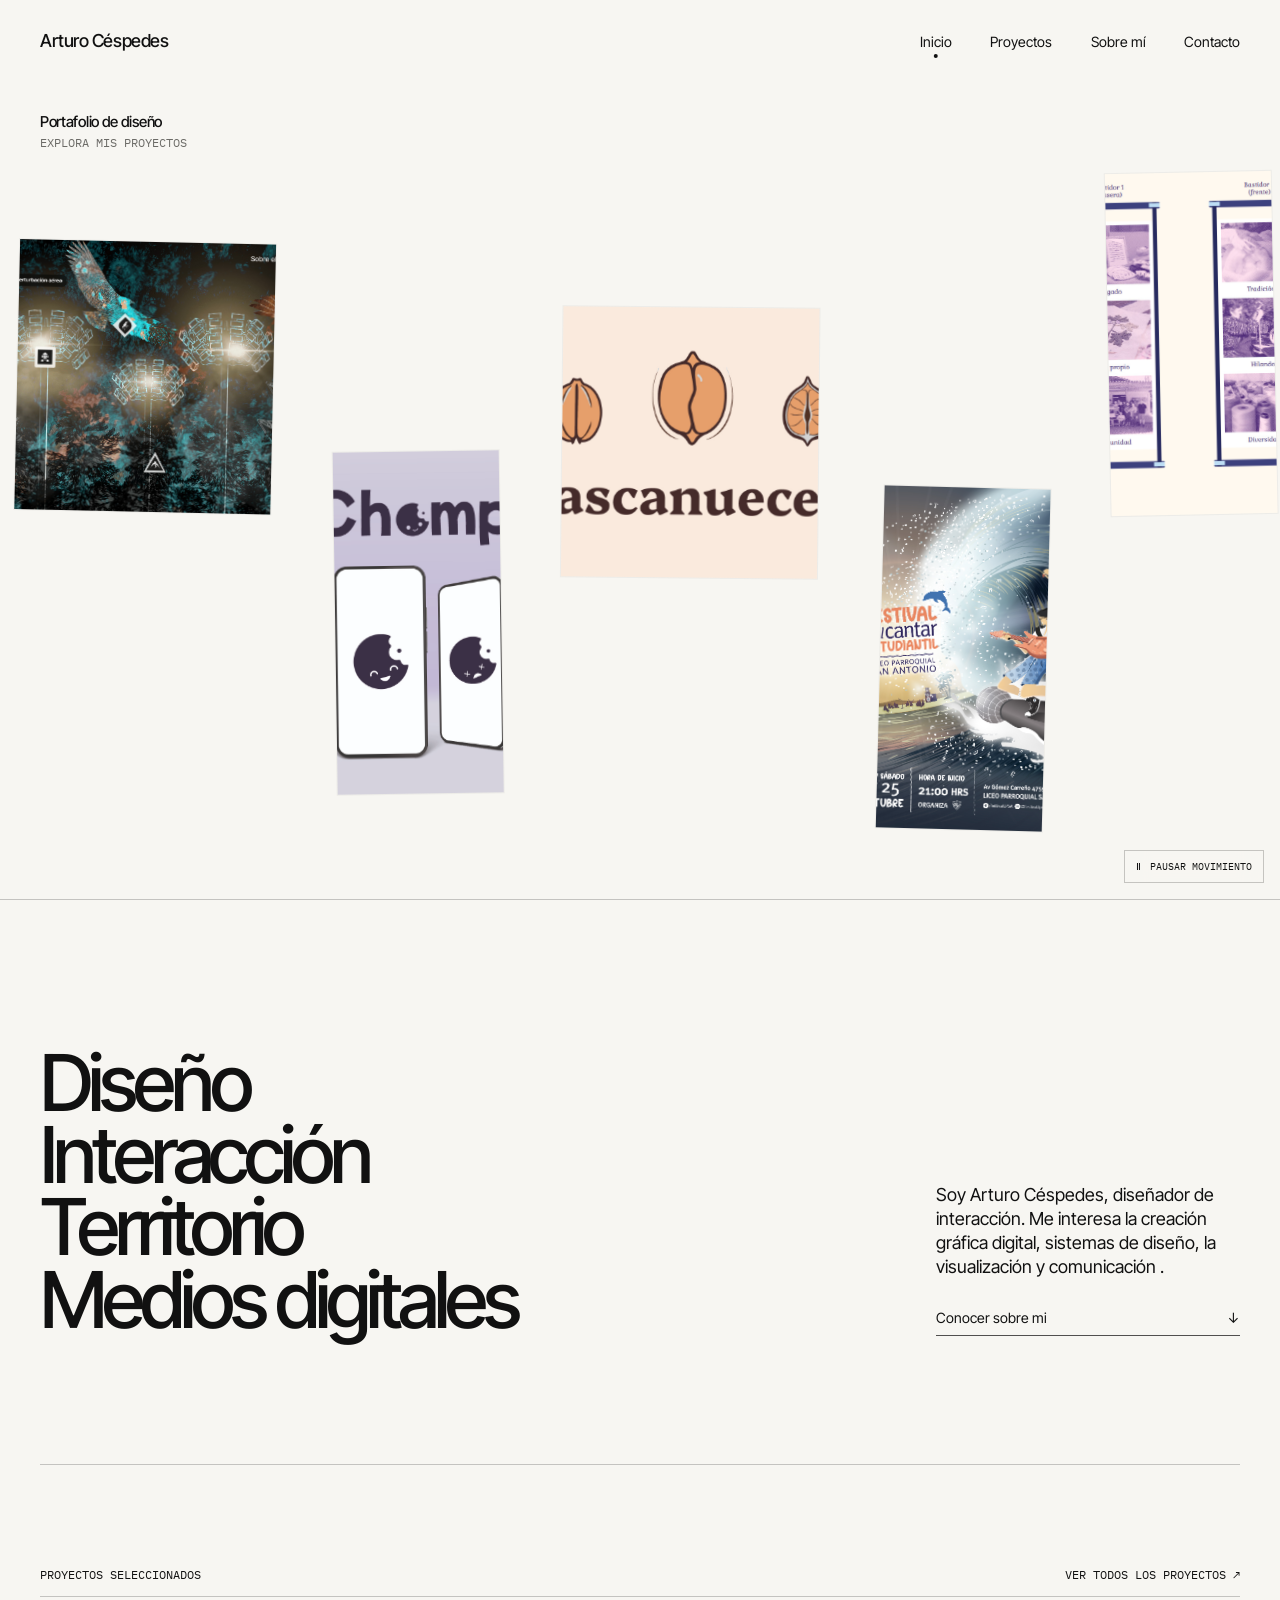
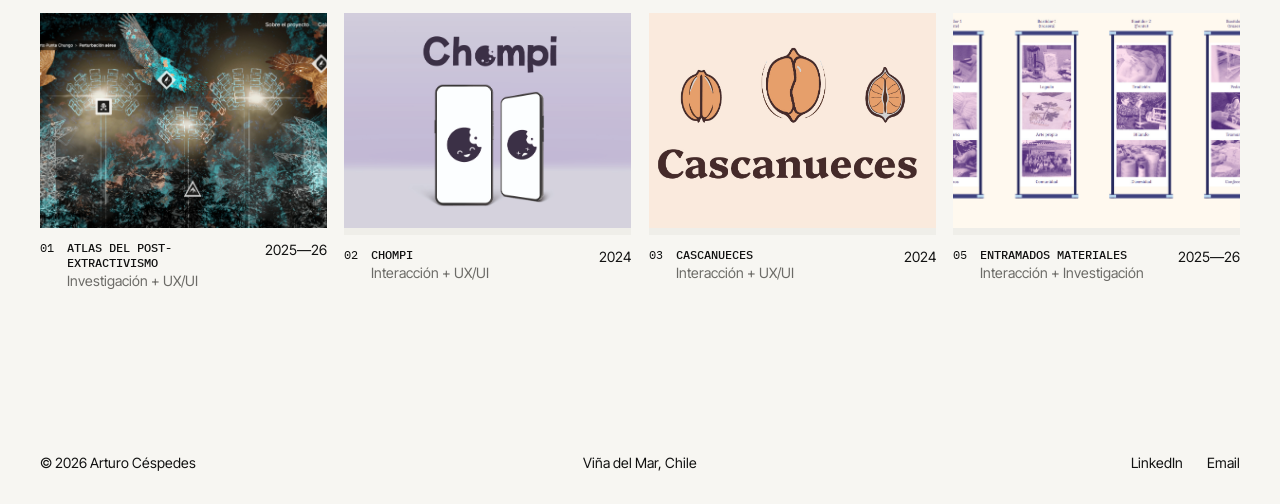
<file: index.html>
<!doctype html>
<html lang="es">
<head>
  <meta charset="utf-8">
  <meta name="viewport" content="width=device-width, initial-scale=1, viewport-fit=cover">
  <meta name="description" content="Portafolio de Arturo Céspedes: diseño de interacción, investigación, sistemas editoriales y comunicación visual.">
  <meta name="theme-color" content="#f7f6f2">
  <title>Arturo Céspedes — Portafolio</title>
  <link rel="preconnect" href="https://fonts.googleapis.com">
  <link rel="preconnect" href="https://fonts.gstatic.com" crossorigin>
  <link href="https://fonts.googleapis.com/css2?family=Inter+Tight:wght@400;500;600&family=IBM+Plex+Mono:wght@400;500&display=swap" rel="stylesheet">
  <link rel="stylesheet" href="styles.css">
  <script src="projects-data.js" defer></script>
  <script src="script.js" defer></script>
</head>
<body class="page page-home">
  <a class="skip-link" href="#main">Saltar al contenido</a>
  <header class="site-header shell">
    <a class="wordmark" href="index.html" aria-current="page">Arturo Céspedes</a>
    <nav class="desktop-nav" aria-label="Navegación principal">
      <a class="is-active" href="index.html">Inicio</a>
      <a href="proyectos.html">Proyectos</a>
      <a href="sobre-mi.html">Sobre mí</a>
      <a href="#contacto">Contacto</a>
    </nav>
    <button class="menu-button" type="button" aria-expanded="false" aria-controls="mobile-menu">Menú</button>
  </header>

  <aside class="mobile-menu" id="mobile-menu" aria-hidden="true">
    <button class="menu-close" type="button" aria-label="Cerrar menú">Cerrar ×</button>
    <nav aria-label="Navegación móvil">
      <a href="index.html"><span>00</span>Inicio</a>
      <a href="proyectos.html"><span>01</span>Proyectos</a>
      <a href="sobre-mi.html"><span>02</span>Sobre mí</a>
      <a href="#contacto"><span>03</span>Contacto</a>
    </nav>
  </aside>

  <main id="main">
    <section class="orbit-entry" aria-label="Proyectos seleccionados en movimiento">
      <div class="orbit-interface shell">
        <p class="orbit-interface-title">Portafolio de diseño</p>
        <p class="orbit-project-title" data-orbit-title>Explora mis proyectos</p>
      </div>
      <div class="orbit-viewport" data-orbit-viewport>
        <div class="orbit-track" data-orbit-track>
          <div class="orbit-group" data-orbit-group></div>
          <div class="orbit-group orbit-group-clone" data-orbit-clone aria-hidden="true"></div>
        </div>
      </div>
      <button class="orbit-toggle" type="button" data-orbit-toggle aria-pressed="false">
        <span aria-hidden="true" data-orbit-icon>Ⅱ</span>
        <span data-orbit-label>Pausar movimiento</span>
      </button>
    </section>

    <section class="home-intro shell reveal" aria-labelledby="intro-title">
      
      <div class="home-intro-grid">
        <h1 id="intro-title">Diseño<br>Interacción<br>Territorio<br>Medios digitales<br></h1>
        <div class="intro-aside">
          <p>Soy Arturo Céspedes, diseñador de interacción. Me interesa la creación gráfica digital, sistemas de diseño, la visualización y comunicación .</p>
          <a class="arrow-link" href="sobre-mi.html">Conocer sobre mi <span>↓</span></a>
        </div>
      </div>
    </section>

    <section class="selected-work shell" aria-labelledby="selected-title">
      <header class="section-bar reveal">
        <h2 id="selected-title">Proyectos seleccionados</h2>
        <a href="proyectos.html">Ver todos los proyectos ↗</a>
      </header>
      <div class="selected-grid" data-selected-grid></div>
    </section>

    
  </main>

  <footer class="site-footer shell">
    <span>© 2026 Arturo Céspedes</span>
    <span>Viña del Mar, Chile</span>
    <div>
  <a
    href="https://www.linkedin.com/in/arturo-céspedes-f"
    target="_blank"
    rel="noopener noreferrer"
  >
    LinkedIn
  </a>

  <a href="mailto:a.cespedes@ead.cl">
    Email
  </a>
</div>
  </footer>
</body>
</html>
</file>
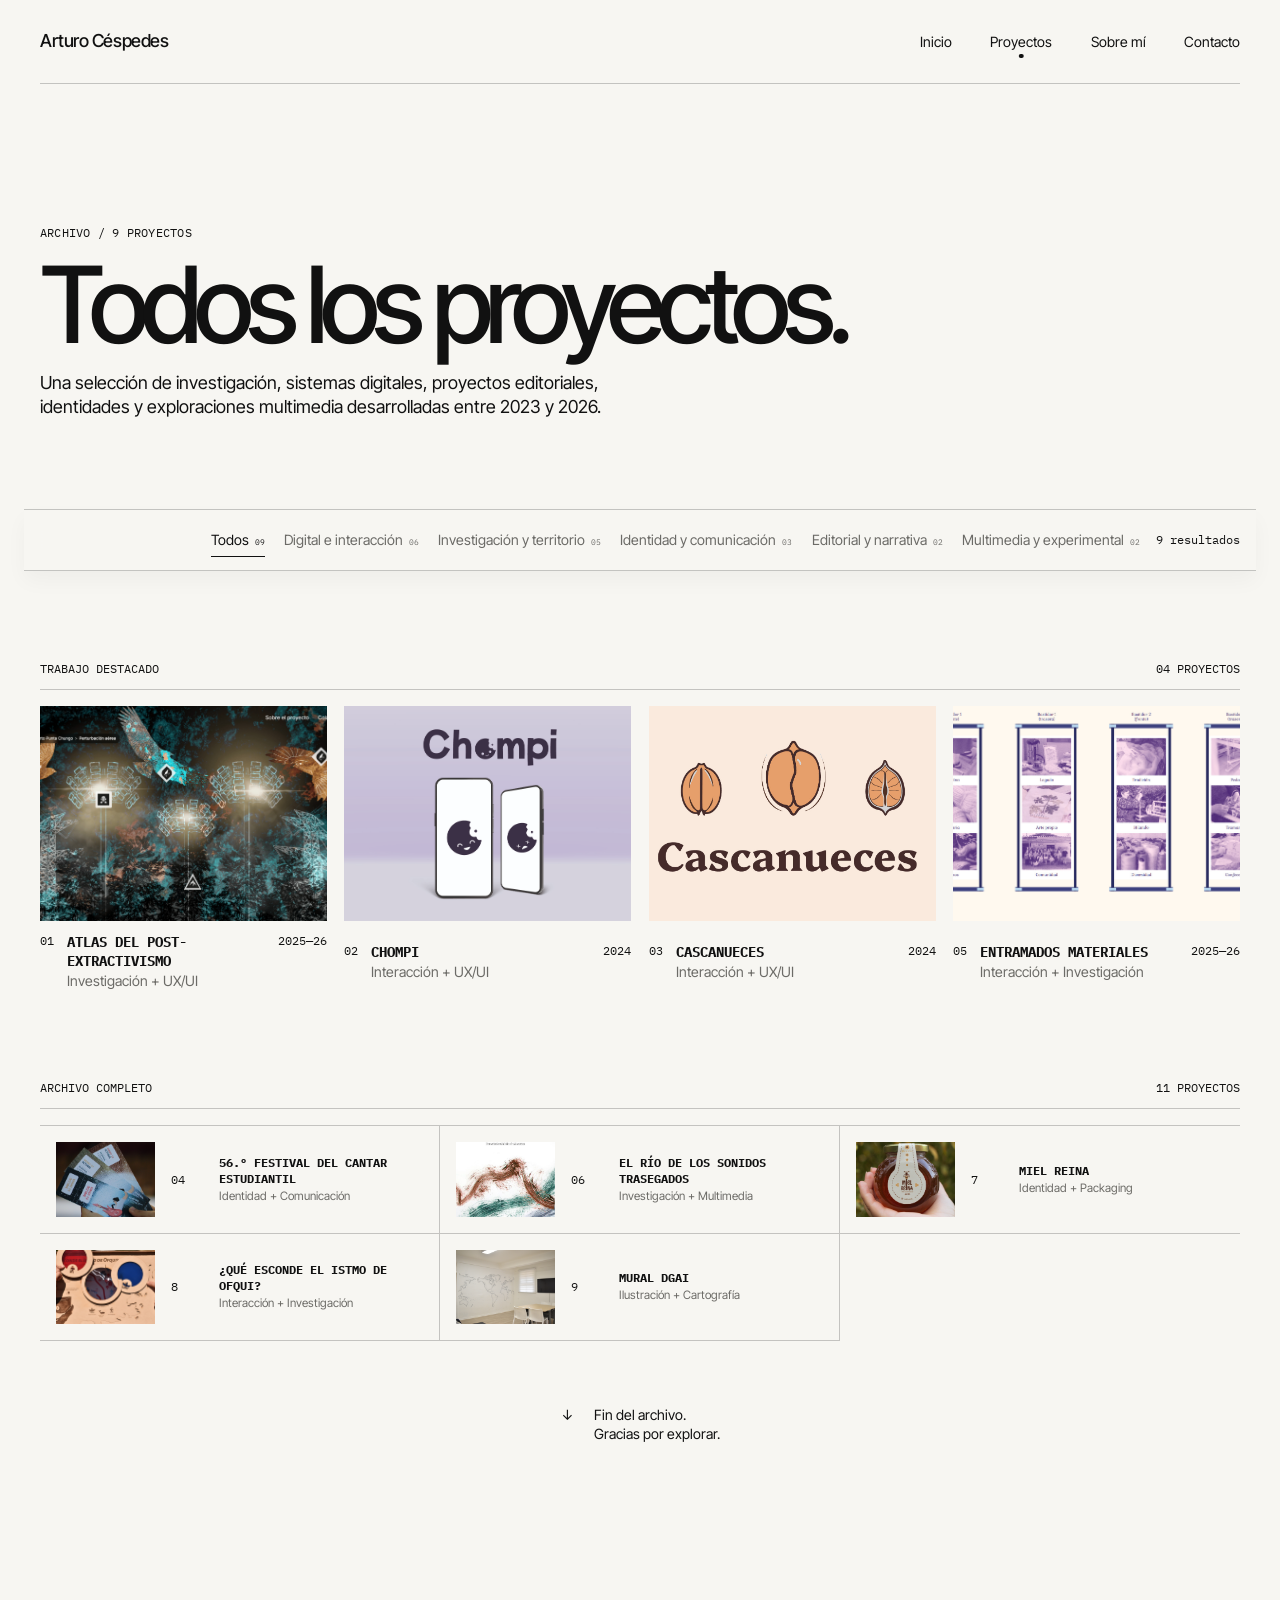
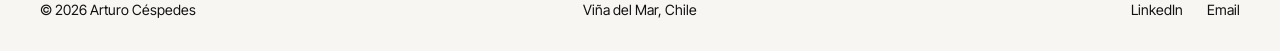
<file: proyectos.html>
<!doctype html>
<html lang="es">
<head>
  <meta charset="utf-8">
  <meta name="viewport" content="width=device-width, initial-scale=1, viewport-fit=cover">
  <meta name="description" content="Archivo de proyectos de Arturo Céspedes.">
  <meta name="theme-color" content="#f7f6f2">
  <title>Proyectos — Arturo Céspedes</title>
  <link rel="preconnect" href="https://fonts.googleapis.com">
  <link rel="preconnect" href="https://fonts.gstatic.com" crossorigin>
  <link href="https://fonts.googleapis.com/css2?family=Inter+Tight:wght@400;500;600&family=IBM+Plex+Mono:wght@400;500&display=swap" rel="stylesheet">
  <link rel="stylesheet" href="styles.css">
  <script src="projects-data.js" defer></script>
  <script src="script.js" defer></script>
</head>
<body class="page page-projects">
  <a class="skip-link" href="#main">Saltar al contenido</a>
  <header class="site-header shell">
    <a class="wordmark" href="index.html">Arturo Céspedes</a>
    <nav class="desktop-nav" aria-label="Navegación principal">
      <a href="index.html">Inicio</a><a class="is-active" href="proyectos.html" aria-current="page">Proyectos</a><a href="sobre-mi.html">Sobre mí</a><a href="#contacto">Contacto</a>
    </nav>
    <button class="menu-button" type="button" aria-expanded="false" aria-controls="mobile-menu">Menú</button>
  </header>
  <aside class="mobile-menu" id="mobile-menu" aria-hidden="true">
    <button class="menu-close" type="button">Cerrar ×</button>
    <nav><a href="index.html"><span>00</span>Inicio</a><a href="proyectos.html"><span>01</span>Proyectos</a><a href="sobre-mi.html"><span>02</span>Sobre mí</a><a href="#contacto"><span>03</span>Contacto</a></nav>
  </aside>

  <main id="main" class="archive shell">
    <section class="archive-hero reveal">
      <span class="eyebrow">Archivo / 9 proyectos</span>
      <h1>Todos los proyectos.</h1>
      <p>Una selección de investigación, sistemas digitales, proyectos editoriales, identidades y exploraciones multimedia desarrolladas entre 2023 y 2026.</p>
    </section>

    <section class="archive-controls reveal" aria-label="Filtros de proyectos">
      <div class="filter-row" data-filter-row></div>
      <p><span data-project-count>9</span> resultados</p>
    </section>

    <section class="featured-archive" aria-labelledby="featured-archive-title">
      <header class="section-bar reveal"><h2 id="featured-archive-title">Trabajo destacado</h2><span><b data-featured-count>04</b> proyectos</span></header>
      <div class="featured-archive-grid" data-featured-archive></div>
    </section>

    <section class="archive-index" aria-labelledby="archive-index-title">
      <header class="section-bar reveal"><h2 id="archive-index-title">Archivo completo</h2><span><b data-archive-count>11</b> proyectos</span></header>
      <div class="archive-list" data-archive-list></div>
    </section>

    <section class="archive-end reveal">
      <span>↓</span><p>Fin del archivo.<br>Gracias por explorar.</p>
    </section>
  </main>

  <footer class="site-footer shell" id="contacto">
    <span>© 2026 Arturo Céspedes</span><span>Viña del Mar, Chile</span><div>
  <a
    href="https://www.linkedin.com/in/arturo-céspedes-f"
    target="_blank"
    rel="noopener noreferrer"
  >
    LinkedIn
  </a>

  <a href="mailto:a.cespedes@ead.cl">
    Email
  </a>
</div>
  </footer>
</body>
</html>
</file>
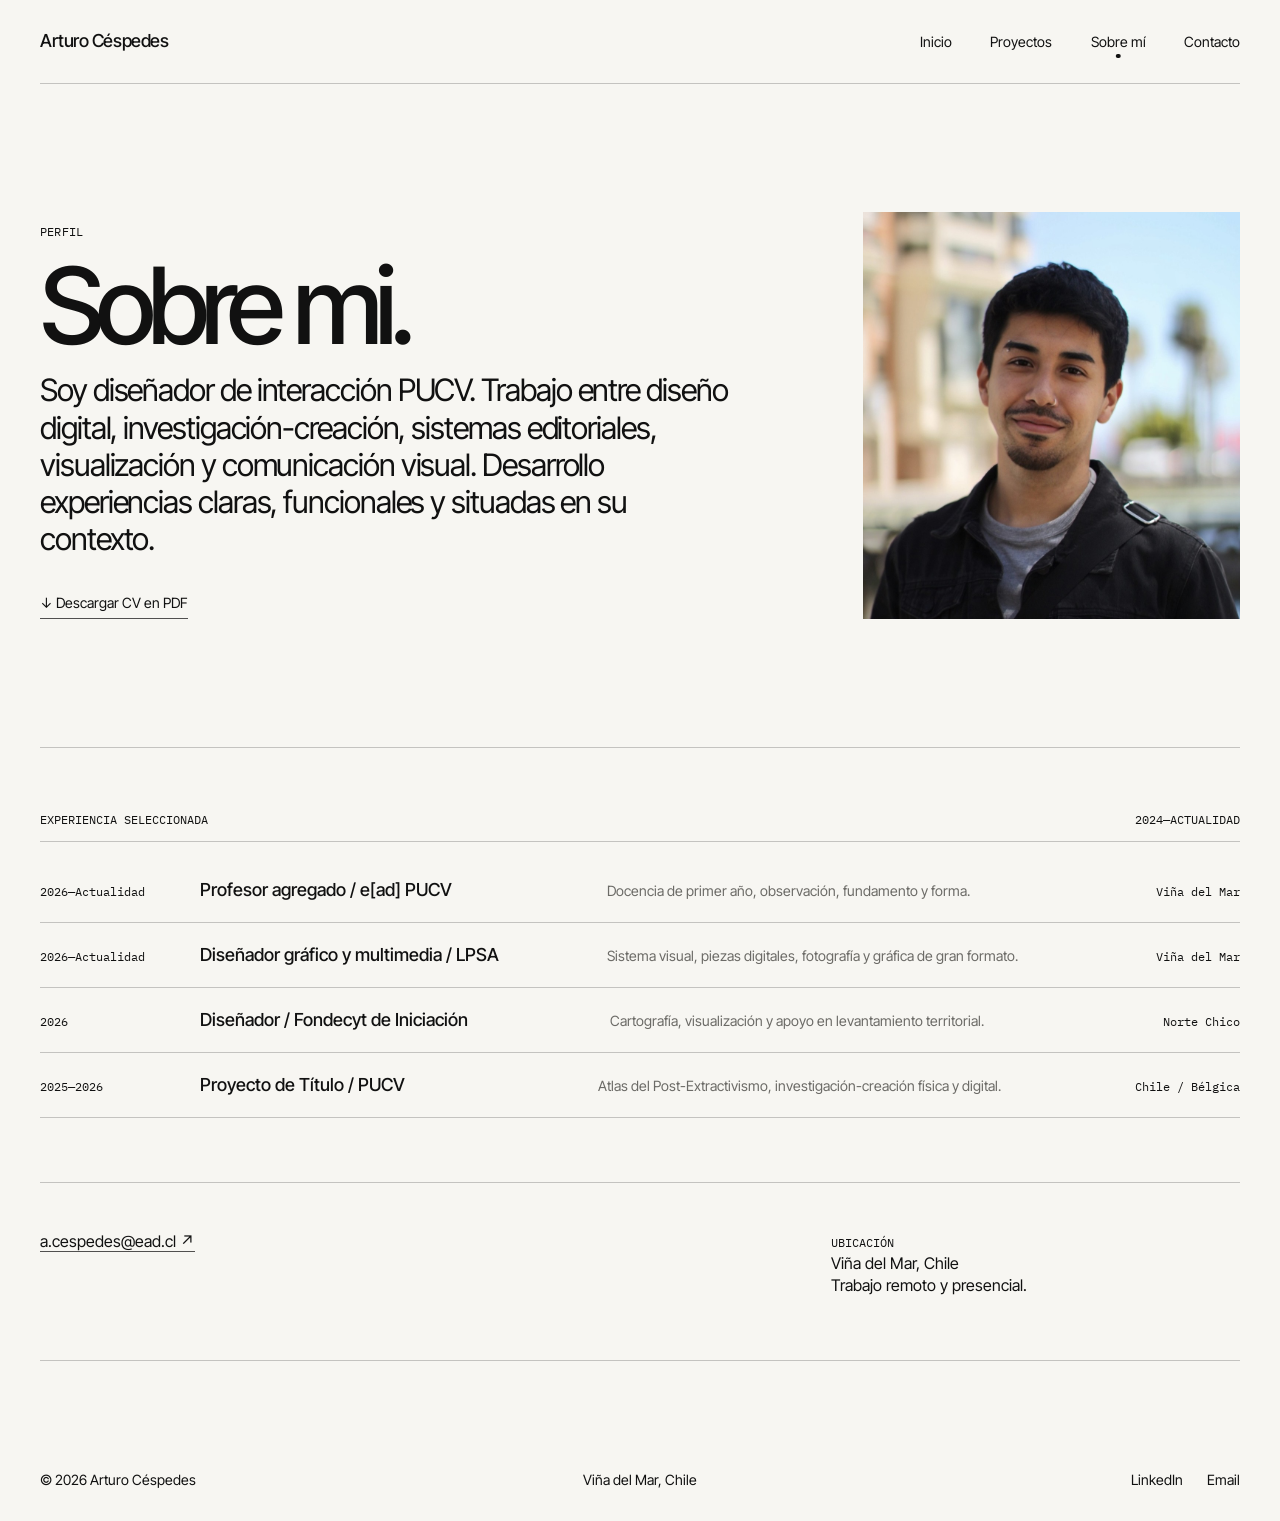
<file: sobre-mi.html>
<!doctype html>
<html lang="es">
<head>
  <meta charset="utf-8">
  <meta name="viewport" content="width=device-width, initial-scale=1, viewport-fit=cover">
  <meta name="description" content="Perfil profesional de Arturo Céspedes, diseñador de interacción.">
  <meta name="theme-color" content="#f7f6f2">
  <title>Sobre mí — Arturo Céspedes</title>
  <link rel="preconnect" href="https://fonts.googleapis.com">
  <link rel="preconnect" href="https://fonts.gstatic.com" crossorigin>
  <link href="https://fonts.googleapis.com/css2?family=Inter+Tight:wght@400;500;600&family=IBM+Plex+Mono:wght@400;500&display=swap" rel="stylesheet">
  <link rel="stylesheet" href="styles.css">
  <script src="projects-data.js" defer></script>
  <script src="script.js" defer></script>
</head>
<body class="page page-about">
  <a class="skip-link" href="#main">Saltar al contenido</a>
  <header class="site-header shell">
    <a class="wordmark" href="index.html">Arturo Céspedes</a>
    <nav class="desktop-nav" aria-label="Navegación principal">
      <a href="index.html">Inicio</a><a href="proyectos.html">Proyectos</a><a class="is-active" href="sobre-mi.html" aria-current="page">Sobre mí</a><a href="#contacto">Contacto</a>
    </nav>
    <button class="menu-button" type="button" aria-expanded="false" aria-controls="mobile-menu">Menú</button>
  </header>
  <aside class="mobile-menu" id="mobile-menu" aria-hidden="true">
    <button class="menu-close" type="button">Cerrar ×</button>
    <nav><a href="index.html"><span>00</span>Inicio</a><a href="proyectos.html"><span>01</span>Proyectos</a><a href="sobre-mi.html"><span>02</span>Sobre mí</a><a href="#contacto"><span>03</span>Contacto</a></nav>
  </aside>

  <main id="main" class="about shell">
    <section class="about-hero reveal">
      <div class="about-copy">
        <span class="eyebrow">Perfil</span>
        <h1>Sobre mi.</h1>
        <p>Soy diseñador de interacción PUCV. Trabajo entre diseño digital, investigación-creación, sistemas editoriales, visualización y comunicación visual. Desarrollo experiencias claras, funcionales y situadas en su contexto.</p>
        <a class="cv-link" href="assets/cv/Arturo_Cespedes_CV_2026.pdf" download>↓ Descargar CV en PDF</a>
      </div>
      <figure class="about-portrait"><img src="assets/Acf-ph10.jpg" alt="Retrato provisional de Arturo Céspedes"></figure>
    </section>

   

    <section class="experience reveal" aria-labelledby="experience-title">
      <header class="section-bar"><h2 id="experience-title">Experiencia seleccionada</h2><span>2024—Actualidad</span></header>
      <div class="experience-list">
        <article><time>2026—Actualidad</time><h3>Profesor agregado / e[ad] PUCV</h3><p>Docencia de primer año, observación, fundamento y forma.</p><span>Viña del Mar</span></article>
        <article><time>2026—Actualidad</time><h3>Diseñador gráfico y multimedia / LPSA</h3><p>Sistema visual, piezas digitales, fotografía y gráfica de gran formato.</p><span>Viña del Mar</span></article>
        <article><time>2026</time><h3>Diseñador / Fondecyt de Iniciación</h3><p>Cartografía, visualización y apoyo en levantamiento territorial.</p><span>Norte Chico</span></article>
        <article><time>2025—2026</time><h3>Proyecto de Título / PUCV</h3><p>Atlas del Post-Extractivismo, investigación-creación física y digital.</p><span>Chile / Bélgica</span></article>
      </div>
    </section>

    <section class="about-contact reveal" id="contacto">
      <div><a href="mailto:a.cespedes@ead.cl">a.cespedes@ead.cl ↗</a></div>
      <div><span>Ubicación</span><p>Viña del Mar, Chile<br>Trabajo remoto y presencial.</p></div>
    </section>
  </main>

  <footer class="site-footer shell">
    <span>© 2026 Arturo Céspedes</span><span>Viña del Mar, Chile</span> <div>
  <a
    href="https://www.linkedin.com/in/arturo-céspedes-f"
    target="_blank"
    rel="noopener noreferrer"
  >
    LinkedIn
  </a>

  <a href="mailto:a.cespedes@ead.cl">
    Email
  </a>
</div>
  </footer>
</body>
</html>
</file>
<file: styles.css>
:root {
  --paper: #f7f6f2;
  --paper-2: #efeee9;
  --ink: #111111;
  --muted: #6c6b67;
  --line: rgba(17, 17, 17, 0.22);
  --line-strong: rgba(17, 17, 17, 0.72);
  --accent: #1e39d7;
  --header-height: 4.25rem;
  --shell: min(100% - 2rem, 96rem);
  --font-sans: "Inter Tight", "Helvetica Neue", Helvetica, Arial, sans-serif;
  --font-mono: "IBM Plex Mono", "Courier New", monospace;
  --text-xs: clamp(0.66rem, 0.63rem + 0.12vw, 0.76rem);
  --text-sm: clamp(0.78rem, 0.74rem + 0.18vw, 0.92rem);
  --text-md: clamp(0.98rem, 0.92rem + 0.25vw, 1.16rem);
  --text-lg: clamp(1.35rem, 1.05rem + 1.1vw, 2.25rem);
  --text-xl: clamp(2.5rem, 1.7rem + 4vw, 6.8rem);
  --text-hero: clamp(2.7rem, 1.45rem + 6.5vw, 9.8rem);
  --space-1: 0.5rem;
  --space-2: 0.75rem;
  --space-3: 1rem;
  --space-4: 1.5rem;
  --space-5: 2rem;
  --space-6: 3rem;
  --space-7: 4.5rem;
  --space-8: 7rem;
  --ease: cubic-bezier(0.22, 1, 0.36, 1);
  --fast: 180ms;
  --medium: 520ms;
  --slow: 900ms;
}

* { box-sizing: border-box; }
html { scroll-behavior: smooth; }
body {
  margin: 0;
  background: var(--paper);
  color: var(--ink);
  font-family: var(--font-sans);
  font-size: 16px;
  line-height: 1.35;
  text-rendering: optimizeLegibility;
  -webkit-font-smoothing: antialiased;
}
body.menu-open { overflow: hidden; }
img, video { display: block; max-width: 100%; }
a { color: inherit; text-decoration: none; }
button, input { font: inherit; color: inherit; }
button { border: 0; background: none; padding: 0; cursor: pointer; }
::selection { background: var(--ink); color: var(--paper); }

.shell { width: var(--shell); margin-inline: auto; }
.skip-link {
  position: fixed; left: 1rem; top: 1rem; z-index: 1000;
  transform: translateY(-180%); background: var(--ink); color: var(--paper); padding: 0.7rem 1rem;
}
.skip-link:focus { transform: translateY(0); }

.site-header {
  position: relative; z-index: 50; min-height: var(--header-height);
  display: flex; align-items: center; justify-content: space-between; gap: 1rem;
  border-bottom: 1px solid transparent;
}
.page:not(.page-home) .site-header { border-color: var(--line); }
.wordmark { font-size: var(--text-md); font-weight: 500; letter-spacing: -0.025em; }
.desktop-nav { display: none; align-items: center; gap: clamp(1.25rem, 3vw, 3rem); font-size: var(--text-sm); }
.desktop-nav a { position: relative; padding-block: 0.45rem; }
.desktop-nav a::after {
  content: ""; position: absolute; left: 50%; bottom: 0; width: 0.28rem; height: 0.28rem;
  border-radius: 50%; background: var(--ink); opacity: 0; transform: translate(-50%, 0.25rem);
  transition: opacity var(--fast), transform var(--fast);
}
.desktop-nav a:hover::after, .desktop-nav a.is-active::after { opacity: 1; transform: translate(-50%, 0); }
.menu-button { font-size: var(--text-sm); border-bottom: 1px solid var(--ink); }

.mobile-menu {
  position: fixed; inset: 0; z-index: 200; background: var(--ink); color: var(--paper);
  display: grid; align-content: center; padding: 1rem; opacity: 0; visibility: hidden;
  transition: opacity var(--medium) var(--ease), visibility var(--medium);
}
.mobile-menu.is-open { opacity: 1; visibility: visible; }
.menu-close { position: absolute; right: 1rem; top: 1rem; color: inherit; font-size: var(--text-sm); }
.mobile-menu nav { display: grid; }
.mobile-menu a {
  display: grid; grid-template-columns: 2.5rem 1fr; align-items: baseline;
  padding: 1rem 0; border-bottom: 1px solid rgba(247,246,242,0.3); font-size: clamp(2.2rem, 12vw, 4.5rem);
  letter-spacing: -0.055em;
}
.mobile-menu a span { font-family: var(--font-mono); font-size: 0.65rem; letter-spacing: 0; }

/* HOME — IRREGULAR ORBIT */
.orbit-entry {
  position: relative; min-height: calc(100svh - var(--header-height)); overflow: hidden;
  border-bottom: 1px solid var(--line); isolation: isolate;
}
.orbit-viewport { position: absolute; inset: 0; overflow: hidden; touch-action: pan-y; }
.orbit-track {
  position: absolute; inset-block: 0; left: 0; display: flex; align-items: center;
  gap: clamp(3rem, 7vw, 8rem); width: max-content; will-change: transform;
}
.orbit-group { display: flex; align-items: center; gap: clamp(1.6rem, 4.8vw, 6.2rem); padding-inline: clamp(1rem, 4vw, 4rem); }
.orbit-item {
  --item-w: 42vw;
  --item-h: 34svh;
  --offset-y: var(--offset-y-mobile, 0rem);
  --rotate: var(--rotate-mobile, 0deg);
  position: relative; display: block; flex: 0 0 var(--item-w);
  transform: translate3d(0, var(--offset-y), 0) rotate(var(--rotate));
  transition: transform var(--medium) var(--ease), opacity var(--fast); outline-offset: 0.4rem;
}
.orbit-item img {
  width: 100%; height: var(--item-h); max-height: 56svh; object-fit: cover; background: var(--paper-2);
  box-shadow: 0 0 0 1px rgba(17,17,17,0.04);
}
.orbit-item.orbit-wide { --item-w: 58vw; --item-h: 28svh; }
.orbit-item.orbit-standard { --item-w: 43vw; --item-h: 38svh; }
.orbit-item.orbit-tall { --item-w: 34vw; --item-h: 48svh; }
.orbit-item:hover, .orbit-item:focus-visible { transform: translate3d(0, calc(var(--offset-y) - 0.4rem), 0) rotate(0deg) scale(1.035); z-index: 2; }
.orbit-item:hover ~ .orbit-item { opacity: 0.94; }
.orbit-toggle {
  position: absolute; z-index: 5; right: 1rem; bottom: 1rem; display: inline-flex; gap: 0.55rem; align-items: center;
  background: rgba(247,246,242,0.88); backdrop-filter: blur(12px); padding: 0.55rem 0.7rem;
  border: 1px solid var(--line); font-family: var(--font-mono); font-size: 0.62rem; text-transform: uppercase;
}

.home-intro { padding-block: clamp(4rem, 10vw, 9rem); border-bottom: 1px solid var(--line); }
.eyebrow { font-family: var(--font-mono); font-size: var(--text-xs); text-transform: uppercase; letter-spacing: 0.02em; }
.home-intro-grid { display: grid; gap: 2.5rem; margin-top: 1.2rem; }
.home-intro h1 {
  margin: 0; max-width: 13ch; font-size: var(--text-xl); line-height: 0.92; letter-spacing: -0.065em; font-weight: 500;
}
.intro-aside { align-self: end; max-width: 27rem; display: grid; gap: 1.75rem; }
.intro-aside p { margin: 0; font-size: var(--text-md); }
.arrow-link { display: flex; justify-content: space-between; gap: 1rem; padding-bottom: 0.5rem; border-bottom: 1px solid var(--line-strong); font-size: var(--text-sm); }

.selected-work { padding-block: clamp(3.5rem, 8vw, 7rem); }
.section-bar {
  display: flex; align-items: flex-end; justify-content: space-between; gap: 1rem;
  padding-bottom: 0.8rem; border-bottom: 1px solid var(--line); margin-bottom: 1rem;
}
.section-bar h2, .section-bar span, .section-bar a { margin: 0; font-family: var(--font-mono); font-size: var(--text-xs); font-weight: 400; text-transform: uppercase; }
.selected-grid { display: grid; grid-template-columns: 1fr; gap: 2.4rem; }
.selected-card { display: grid; gap: 0.75rem; }
.selected-card-image { overflow: hidden; background: var(--paper-2); }
.selected-card img { width: 100%; aspect-ratio: 4 / 3; object-fit: cover; transition: transform var(--slow) var(--ease); }
.selected-card:hover img { transform: scale(1.025); }
.selected-card-meta { display: grid; grid-template-columns: auto 1fr auto; gap: 0.8rem; align-items: start; font-size: var(--text-sm); }
.selected-card-meta span:first-child { font-family: var(--font-mono); font-size: var(--text-xs); }
.selected-card h3 { margin: 0; font-family: var(--font-mono); font-size: var(--text-xs); text-transform: uppercase; font-weight: 500; }
.selected-card p { margin: 0; color: var(--muted); font-size: var(--text-sm); }

.motion-frame { position: relative; width: 100%; min-height: 42svh; overflow: hidden; background: #d8d8d5; }
.motion-frame video { width: 100%; height: 42svh; object-fit: cover; filter: saturate(0.76) contrast(0.98); }
.video-toggle {
  position: absolute; inset: 50% auto auto 50%; transform: translate(-50%, -50%); width: 4rem; height: 4rem;
  display: grid; place-items: center; border-radius: 50%; background: rgba(247,246,242,0.92); border: 1px solid var(--line);
  font-family: var(--font-mono); font-size: 0.6rem; text-transform: uppercase;
}
.motion-caption { position: absolute; left: 1rem; bottom: 1rem; background: rgba(247,246,242,0.88); padding: 0.45rem 0.6rem; font-size: var(--text-xs); }
.home-notes { display: grid; gap: 0; border-bottom: 1px solid var(--line); }
.note-block { padding-block: 2rem; border-bottom: 1px solid var(--line); }
.note-block:last-child { border-bottom: 0; }
.note-block > span { font-family: var(--font-mono); font-size: var(--text-xs); text-transform: uppercase; }
.note-block p { margin: 1rem 0; max-width: 30rem; font-size: var(--text-md); }
.note-block a { display: inline-block; font-size: var(--text-sm); border-bottom: 1px solid var(--line-strong); }

.site-footer {
  min-height: 7rem; display: grid; gap: 0.7rem; padding-block: 2rem; font-size: var(--text-sm);
}
.site-footer div { display: flex; gap: 1.5rem; }

/* PROJECT ARCHIVE */
.archive { padding-bottom: 4rem; }
.archive-hero { padding-block: clamp(4rem, 11vw, 9rem) clamp(3rem, 7vw, 6rem); display: grid; gap: 1.25rem; }
.archive-hero h1 { margin: 0; font-size: var(--text-hero); line-height: 0.85; letter-spacing: -0.075em; font-weight: 500; }
.archive-hero p { margin: 0; max-width: 36rem; font-size: var(--text-md); }
.archive-controls { display: flex; flex-direction: column; gap: 1rem; padding-block: 1rem; border-block: 1px solid var(--line); }
.filter-row { display: flex; gap: 0.35rem 1.2rem; overflow-x: auto; scrollbar-width: none; }
.filter-row::-webkit-scrollbar { display: none; }
.filter-button { flex: 0 0 auto; padding-block: 0.35rem; font-size: var(--text-sm); color: var(--muted); border-bottom: 1px solid transparent; }
.filter-button.is-active { color: var(--ink); border-color: var(--ink); }
.archive-controls p { margin: 0; font-family: var(--font-mono); font-size: var(--text-xs); }
.featured-archive, .archive-index { padding-top: clamp(3rem, 7vw, 6rem); }
.featured-archive-grid { display: grid; gap: 2.5rem; }
.archive-feature-card { display: grid; gap: 0.75rem; }
.archive-feature-card img { width: 100%; aspect-ratio: 4 / 3; object-fit: cover; transition: transform var(--slow) var(--ease); }
.archive-feature-card:hover img { transform: scale(1.018); }
.archive-feature-card .card-line { display: grid; grid-template-columns: auto 1fr auto; gap: 0.8rem; }
.card-index, .card-year { font-family: var(--font-mono); font-size: var(--text-xs); }
.archive-feature-card h3 { margin: 0; font-family: var(--font-mono); font-size: var(--text-sm); text-transform: uppercase; }
.archive-feature-card p { margin: 0; color: var(--muted); font-size: var(--text-sm); }
.archive-list { display: grid; }
.archive-row {
  display: grid; grid-template-columns: 5rem auto 1fr; gap: 1rem; align-items: center;
  padding-block: 1rem; border-bottom: 1px solid var(--line); transition: background var(--fast);
}
.archive-row[hidden], .archive-feature-card[hidden] { display: none; }
.archive-row:hover { background: rgba(17,17,17,0.025); }
.archive-thumb { width: 5rem; aspect-ratio: 4 / 3; object-fit: cover; }
.archive-row-index { font-family: var(--font-mono); font-size: var(--text-xs); }
.archive-row-copy { display: grid; gap: 0.15rem; }
.archive-row-copy h3 { margin: 0; font-family: var(--font-mono); font-size: var(--text-xs); text-transform: uppercase; }
.archive-row-copy p { margin: 0; color: var(--muted); font-size: var(--text-xs); }
.archive-row-year { display: none; font-family: var(--font-mono); font-size: var(--text-xs); }
.archive-end { display: flex; gap: 1.25rem; justify-content: center; align-items: flex-start; padding-block: 4rem 2rem; font-size: var(--text-sm); }
.archive-end p { margin: 0; }

/* PROJECT CASE */
.project-case { min-height: 70svh; padding-block: clamp(2rem, 6vw, 5rem); }
.project-loading { font-family: var(--font-mono); font-size: var(--text-sm); }
.project-back { display: inline-block; margin-bottom: 2rem; font-family: var(--font-mono); font-size: var(--text-xs); text-transform: uppercase; }
.project-head { display: grid; gap: 2rem; margin-bottom: 2.5rem; }
.project-head h1 { margin: 0; max-width: 12ch; font-size: clamp(3.2rem, 11vw, 8rem); line-height: 0.86; letter-spacing: -0.075em; font-weight: 500; }
.project-summary { display: grid; gap: 1rem; }
.project-kicker { font-family: var(--font-mono); font-size: var(--text-xs); text-transform: uppercase; }
.project-summary > p { margin: 0; max-width: 44rem; font-size: var(--text-md); }
.project-facts { display: grid; border-top: 1px solid var(--line); }
.project-facts div { display: grid; grid-template-columns: 6rem 1fr; gap: 1rem; padding-block: 0.75rem; border-bottom: 1px solid var(--line); font-size: var(--text-sm); }
.project-facts dt { font-family: var(--font-mono); font-size: var(--text-xs); text-transform: uppercase; }
.project-facts dd { margin: 0; }
.project-hero-media { margin-block: 2rem 3.5rem; overflow: hidden; }
.project-hero-media img { width: 100%; aspect-ratio: 16 / 10; object-fit: cover; }
.project-section-label { display: flex; justify-content: space-between; gap: 1rem; padding-bottom: 0.7rem; border-bottom: 1px solid var(--line); margin-bottom: 1rem; font-family: var(--font-mono); font-size: var(--text-xs); text-transform: uppercase; }
.media-grid { display: grid; gap: 1rem; }
.media-item { margin: 0; }
.media-item button { width: 100%; overflow: hidden; }
.media-item img, .media-item video { width: 100%; min-height: 15rem; max-height: 50rem; object-fit: cover; background: var(--paper-2); }
.media-item img { transition: transform var(--slow) var(--ease); }
.media-item button:hover img { transform: scale(1.018); }
.media-item figcaption { margin-top: 0.45rem; font-family: var(--font-mono); font-size: var(--text-xs); }
.process-section { padding-block: clamp(3.5rem, 8vw, 7rem); }
.process-grid { display: grid; }
.process-card { padding-block: 1.25rem; border-bottom: 1px solid var(--line); }
.process-card span { font-family: var(--font-mono); font-size: var(--text-xs); }
.process-card h3 { margin: 0.45rem 0; font-size: var(--text-lg); font-weight: 500; letter-spacing: -0.04em; }
.process-card p { margin: 0; max-width: 33rem; font-size: var(--text-sm); }
.project-statement { padding-block: 2.5rem; font-size: var(--text-lg); line-height: 1.2; letter-spacing: -0.01em; }
.project-statement p { margin: 0; }
.project-navigation { display: grid; border-block: 1px solid var(--line); }
.project-navigation a { display: grid; gap: 0.45rem; padding-block: 1.4rem; }
.project-navigation a + a { border-top: 1px solid var(--line); }
.project-navigation span { font-family: var(--font-mono); font-size: var(--text-xs); text-transform: uppercase; }
.project-navigation strong { font-size: var(--text-md); font-weight: 500; }
.lightbox { width: min(95vw, 85rem); max-width: none; max-height: 92svh; border: 0; padding: 0; background: transparent; color: white; }
.lightbox::backdrop { background: rgba(0,0,0,0.9); }
.lightbox > button { position: fixed; top: 1rem; right: 1rem; color: white; z-index: 2; font-size: var(--text-sm); }
.lightbox figure { margin: 0; display: grid; justify-items: center; gap: 0.7rem; }
.lightbox img { max-height: 84svh; max-width: 100%; object-fit: contain; }
.lightbox figcaption { font-family: var(--font-mono); font-size: var(--text-xs); }

/* ABOUT */
.about { padding-bottom: 3rem; }
.about-hero { display: grid; gap: 2.5rem; padding-block: clamp(3.5rem, 10vw, 8rem); border-bottom: 1px solid var(--line); }
.about-copy { display: grid; align-content: start; gap: 1.25rem; }
.about-copy h1 { margin: 0; font-size: var(--text-hero); line-height: 0.86; letter-spacing: -0.075em; font-weight: 500; }
.about-copy p { margin: 0; max-width: 43rem; font-size: var(--text-lg); line-height: 1.2; letter-spacing: -0.035em; }
.cv-link { justify-self: start; margin-top: 1rem; padding-bottom: 0.4rem; border-bottom: 1px solid var(--line-strong); font-size: var(--text-sm); }
.about-portrait { margin: 0; align-self: end; }
.about-portrait img { width: 100%; aspect-ratio: 1 / 1.08; object-fit: cover; background: #18212b; }
.about-columns { display: grid; border-bottom: 1px solid var(--line); }
.about-column { padding-block: 2.5rem; border-bottom: 1px solid var(--line); }
.about-column:last-child { border-bottom: 0; }
.about-column > span { font-family: var(--font-mono); font-size: var(--text-xs); text-transform: uppercase; }
.about-column h2 { margin: 1rem 0; font-size: var(--text-lg); line-height: 1; letter-spacing: -0.045em; font-weight: 500; }
.about-column p { margin: 0; font-size: var(--text-sm); max-width: 32rem; }
.about-column ul { list-style: none; margin: 1.5rem 0 0; padding: 0; display: grid; gap: 0.65rem; font-size: var(--text-sm); }
.about-column li::before { content: "→"; margin-right: 0.8rem; }
.experience { padding-block: 4rem; }
.experience-list { display: grid; }
.experience article { display: grid; gap: 0.35rem; padding-block: 1.25rem; border-bottom: 1px solid var(--line); }
.experience time, .experience article span { font-family: var(--font-mono); font-size: var(--text-xs); }
.experience h3 { margin: 0; font-size: var(--text-md); font-weight: 500; }
.experience p { margin: 0; color: var(--muted); font-size: var(--text-sm); }
.about-contact { display: grid; gap: 2rem; padding-block: 3rem; border-block: 1px solid var(--line); }
.about-contact > div > span { font-family: var(--font-mono); font-size: var(--text-xs); text-transform: uppercase; }
.about-contact h2 { margin: 0.8rem 0; font-size: var(--text-lg); font-weight: 500; letter-spacing: -0.04em; }
.about-contact p { margin: 0 0 1rem; max-width: 32rem; }
.about-contact a { border-bottom: 1px solid var(--line-strong); }

.reveal { opacity: 0; transform: translateY(1.25rem); transition: opacity var(--slow) var(--ease), transform var(--slow) var(--ease); }
.reveal.is-visible { opacity: 1; transform: translateY(0); }

@media (min-width: 42rem) {
  :root { --shell: min(100% - 3rem, 96rem); }
  .selected-grid { grid-template-columns: repeat(2, minmax(0, 1fr)); gap: 3rem 1.2rem; }
  .featured-archive-grid { grid-template-columns: repeat(2, minmax(0, 1fr)); gap: 3rem 1.2rem; }
  .archive-row { grid-template-columns: 7rem 2.2rem 1fr auto; }
  .archive-thumb { width: 7rem; }
  .archive-row-year { display: block; }
  .project-head { grid-template-columns: minmax(0, 1.35fr) minmax(17rem, 0.65fr); align-items: end; }
  .project-summary { grid-column: 1; }
  .project-facts { grid-column: 2; grid-row: 1 / span 2; align-self: end; }
  .media-grid { grid-template-columns: repeat(2, minmax(0, 1fr)); }
  .media-item.wide { grid-column: 1 / -1; }
  .media-item.tall img, .media-item.tall video { aspect-ratio: 4 / 5; }
  .project-navigation { grid-template-columns: 1fr 1fr; }
  .project-navigation a:last-child { border-top: 0; border-left: 1px solid var(--line); text-align: right; }
  .about-hero { grid-template-columns: minmax(0, 1.35fr) minmax(18rem, 0.65fr); align-items: end; }
  .about-contact { grid-template-columns: 1.3fr 0.7fr; }
  .experience article { grid-template-columns: 9rem 1.1fr 1.5fr auto; align-items: baseline; gap: 1rem; }
  .site-footer { grid-template-columns: 1fr auto 1fr; align-items: end; }
  .site-footer div { justify-content: flex-end; }
}

@media (min-width: 64rem) {
  :root { --header-height: 5.25rem; --shell: min(100% - 5rem, 96rem); }
  .desktop-nav { display: flex; }
  .menu-button { display: none; }
  .orbit-item { --item-w: clamp(9rem, 13vw, 15rem); --item-h: clamp(15rem, 34svh, 25rem); --offset-y: var(--offset-y-desktop, var(--offset-y-mobile, 0rem)); --rotate: var(--rotate-desktop, var(--rotate-mobile, 0deg)); }
  .orbit-item.orbit-wide { --item-w: clamp(14rem, 20vw, 24rem); --item-h: clamp(13rem, 30svh, 21rem); }
  .orbit-item.orbit-standard { --item-w: clamp(10rem, 13vw, 16rem); --item-h: clamp(16rem, 38svh, 27rem); }
  .orbit-item.orbit-tall { --item-w: clamp(8rem, 10vw, 12.5rem); --item-h: clamp(18rem, 48svh, 32rem); }
  .orbit-item img { max-height: 58svh; }
  .home-intro-grid { grid-template-columns: minmax(0, 1.75fr) minmax(19rem, 0.55fr); align-items: end; }
  .selected-grid { grid-template-columns: repeat(4, minmax(0, 1fr)); gap: 1.1rem; }
  .selected-card:nth-child(1) { grid-column: span 1; }
  .motion-frame, .motion-frame video { min-height: 55svh; height: 55svh; }
  .home-notes { grid-template-columns: repeat(3, minmax(0, 1fr)); }
  .note-block { padding: 3rem 2.4rem 3rem 0; border-bottom: 0; border-right: 1px solid var(--line); }
  .note-block + .note-block { padding-left: 2.4rem; }
  .note-block:last-child { border-right: 0; }
  .archive-hero { grid-template-columns: 1.45fr 0.55fr; align-items: end; }
  .archive-hero .eyebrow, .archive-hero h1 { grid-column: 1; }
  .archive-hero p { grid-column: 1; }
  .archive-controls { flex-direction: row; justify-content: flex-end; align-items: center; }
  .filter-row { justify-content: flex-end; }
  .featured-archive-grid { grid-template-columns: repeat(4, minmax(0, 1fr)); gap: 1.1rem; }
  .archive-list { grid-template-columns: repeat(3, minmax(0, 1fr)); border-top: 1px solid var(--line); }
  .archive-row { grid-template-columns: 6.2rem 2rem 1fr; padding: 1rem; border-right: 1px solid var(--line); }
  .archive-row:nth-child(3n) { border-right: 0; }
  .archive-thumb { width: 6.2rem; }
  .archive-row-year { display: none; }
  .media-grid { grid-template-columns: repeat(12, minmax(0, 1fr)); align-items: start; }
  .media-item:nth-child(1) { grid-column: span 5; }
  .media-item:nth-child(2) { grid-column: span 7; }
  .media-item:nth-child(3) { grid-column: 2 / span 4; }
  .media-item:nth-child(4) { grid-column: 6 / span 7; }
  .media-item:nth-child(5) { grid-column: 1 / -1; }
  .media-item.wide { grid-column: auto; }
  .process-grid { grid-template-columns: repeat(3, 1fr); border-top: 1px solid var(--line); }
  .process-card { padding: 1.4rem 1.6rem 1.4rem 0; border-right: 1px solid var(--line); }
  .process-card + .process-card { padding-left: 1.6rem; }
  .process-card:last-child { border-right: 0; }
  .project-statement { display: grid; grid-template-columns: 1fr 2fr; }
  .project-statement p { grid-column: 2; }
  .about-columns { grid-template-columns: repeat(3, 1fr); }
  .about-column { padding: 3.5rem 2.5rem 3.5rem 0; border-bottom: 0; border-right: 1px solid var(--line); }
  .about-column + .about-column { padding-left: 2.5rem; }
  .about-column:last-child { border-right: 0; }
}


/* V4 — REFINEMENTS */
.orbit-interface {
  position: absolute;
  inset: 1.15rem 0 auto;
  z-index: 6;
  display: grid;
  gap: 0.18rem;
  pointer-events: none;
}
.orbit-interface p { margin: 0; }
.orbit-interface-title {
  font-size: clamp(0.82rem, 0.78rem + 0.2vw, 1rem);
  font-weight: 500;
  letter-spacing: -0.02em;
}
.orbit-project-title {
  max-width: min(80vw, 32rem);
  color: var(--muted);
  font-family: var(--font-mono);
  font-size: var(--text-xs);
  text-transform: uppercase;
}
.orbit-project-title.is-changing { animation: orbitTitleIn 420ms var(--ease); }
@keyframes orbitTitleIn {
  from { opacity: 0; transform: translateY(0.35rem); }
  to { opacity: 1; transform: translateY(0); }
}
.orbit-media {
  display: block;
  transform-origin: center;
  will-change: transform;
  animation: orbitFloat var(--float-duration, 8s) ease-in-out var(--float-delay, 0s) infinite;
}
@keyframes orbitFloat {
  0%, 100% { transform: translate3d(0, 0, 0) rotate(0deg); }
  50% { transform: translate3d(var(--float-x, 0.5rem), var(--float-y, -0.75rem), 0) rotate(var(--float-r, 0.35deg)); }
}
.orbit-item.is-active .orbit-media { animation-play-state: paused; }
.orbit-item.is-active { z-index: 3; }

.archive-controls {
  position: sticky;
  top: 0;
  z-index: 35;
  margin-inline: -0.5rem;
  padding: 0.8rem 0.5rem;
  background: rgba(247, 246, 242, 0.92);
  -webkit-backdrop-filter: blur(14px);
  backdrop-filter: blur(14px);
  box-shadow: 0 0.65rem 1.25rem rgba(17, 17, 17, 0.035);
}
.filter-row { overscroll-behavior-inline: contain; }
.filter-button {
  display: inline-flex;
  align-items: baseline;
  gap: 0.38rem;
  white-space: nowrap;
  padding-block: 0.45rem;
}
.filter-button sup {
  color: inherit;
  font-family: var(--font-mono);
  font-size: 0.58em;
  line-height: 1;
}
.section-bar b { font: inherit; }

.project-case { padding-top: 1.5rem; }
.project-opening {
  display: grid;
  gap: clamp(2rem, 7vw, 4rem);
  margin-bottom: clamp(4rem, 9vw, 8rem);
}
.project-opening-copy { display: grid; align-content: start; }
.project-back { margin-bottom: 1.5rem; }
.project-head {
  display: grid;
  grid-template-columns: 1fr;
  gap: 1.6rem;
  margin: 0;
}
.project-summary,
.project-facts { grid-column: auto; grid-row: auto; }
.project-hero-media {
  margin: 0;
  overflow: visible;
  align-self: center;
}
.project-hero-media img {
  width: 100%;
  height: auto;
  aspect-ratio: auto;
  object-fit: contain;
  background: var(--paper-2);
}
.project-media { margin-top: 0; }
.media-grid {
  display: grid;
  grid-template-columns: 1fr;
  gap: clamp(1.5rem, 5vw, 3.5rem);
  align-items: start;
}
.media-item button { display: block; overflow: hidden; }
.media-item img,
.media-item video {
  width: 100%;
  height: auto;
  min-height: 0;
  max-height: none;
  object-fit: contain;
}
.media-item.tall img,
.media-item.tall video { aspect-ratio: auto; }
.media-item button:hover img { transform: scale(1.008); }

@media (min-width: 42rem) {
  .orbit-interface { inset: 1.5rem 0 auto; }
  .archive-controls { margin-inline: -0.75rem; padding-inline: 0.75rem; }
  .media-grid { grid-template-columns: repeat(2, minmax(0, 1fr)); grid-auto-flow: dense; }
  .media-item.wide { grid-column: 1 / -1; }
}

@media (min-width: 64rem) {
  .orbit-interface { inset: 1.75rem 0 auto; }
  .orbit-project-title { min-height: 1.2em; }
  .archive-controls { top: 0; margin-inline: -1rem; padding-inline: 1rem; }
  .project-case { padding-top: 2rem; }
  .project-opening {
    grid-template-columns: minmax(24rem, 0.82fr) minmax(0, 1.18fr);
    gap: clamp(3rem, 5.5vw, 7rem);
    align-items: center;
    min-height: calc(100svh - var(--header-height) - 2rem);
  }
  .project-opening-copy { padding-block: 1rem; }
  .project-head h1 {
    max-width: 10ch;
    font-size: clamp(3.8rem, 6.25vw, 7.8rem);
  }
  .project-summary > p { max-width: 37rem; }
  .project-hero-media img { max-height: calc(100svh - var(--header-height) - 4rem); }
  .project-media {
    width: min(calc(100vw - 3rem), 112rem);
    margin-left: 50%;
    transform: translateX(-50%);
  }
  .media-grid {
    grid-template-columns: repeat(12, minmax(0, 1fr));
    grid-auto-flow: dense;
    gap: clamp(1.25rem, 2vw, 2.75rem);
  }
  .media-item.wide { grid-column: auto; }
  .media-item.media-order-1 { grid-column: 1 / span 8; }
  .media-item.media-order-2 { grid-column: 9 / span 4; }
  .media-item.media-order-3 { grid-column: 1 / span 5; }
  .media-item.media-order-4 { grid-column: 6 / span 7; }
  .media-item.media-order-5 { grid-column: 2 / span 10; }
}

@media (hover: hover) and (pointer: fine) {
  a, button { cursor: pointer; }
}

@media (prefers-reduced-motion: reduce) {
  html { scroll-behavior: auto; }
  *, *::before, *::after { animation-duration: 0.001ms !important; animation-iteration-count: 1 !important; transition-duration: 0.001ms !important; }
  .orbit-viewport { overflow-x: auto; overflow-y: hidden; scroll-snap-type: x proximity; }
  .orbit-track { position: relative; transform: none !important; }
  .orbit-group-clone { display: none; }
  .orbit-item { scroll-snap-align: center; }
  .orbit-toggle { display: none; }
  .reveal { opacity: 1; transform: none; }
}
</file>
